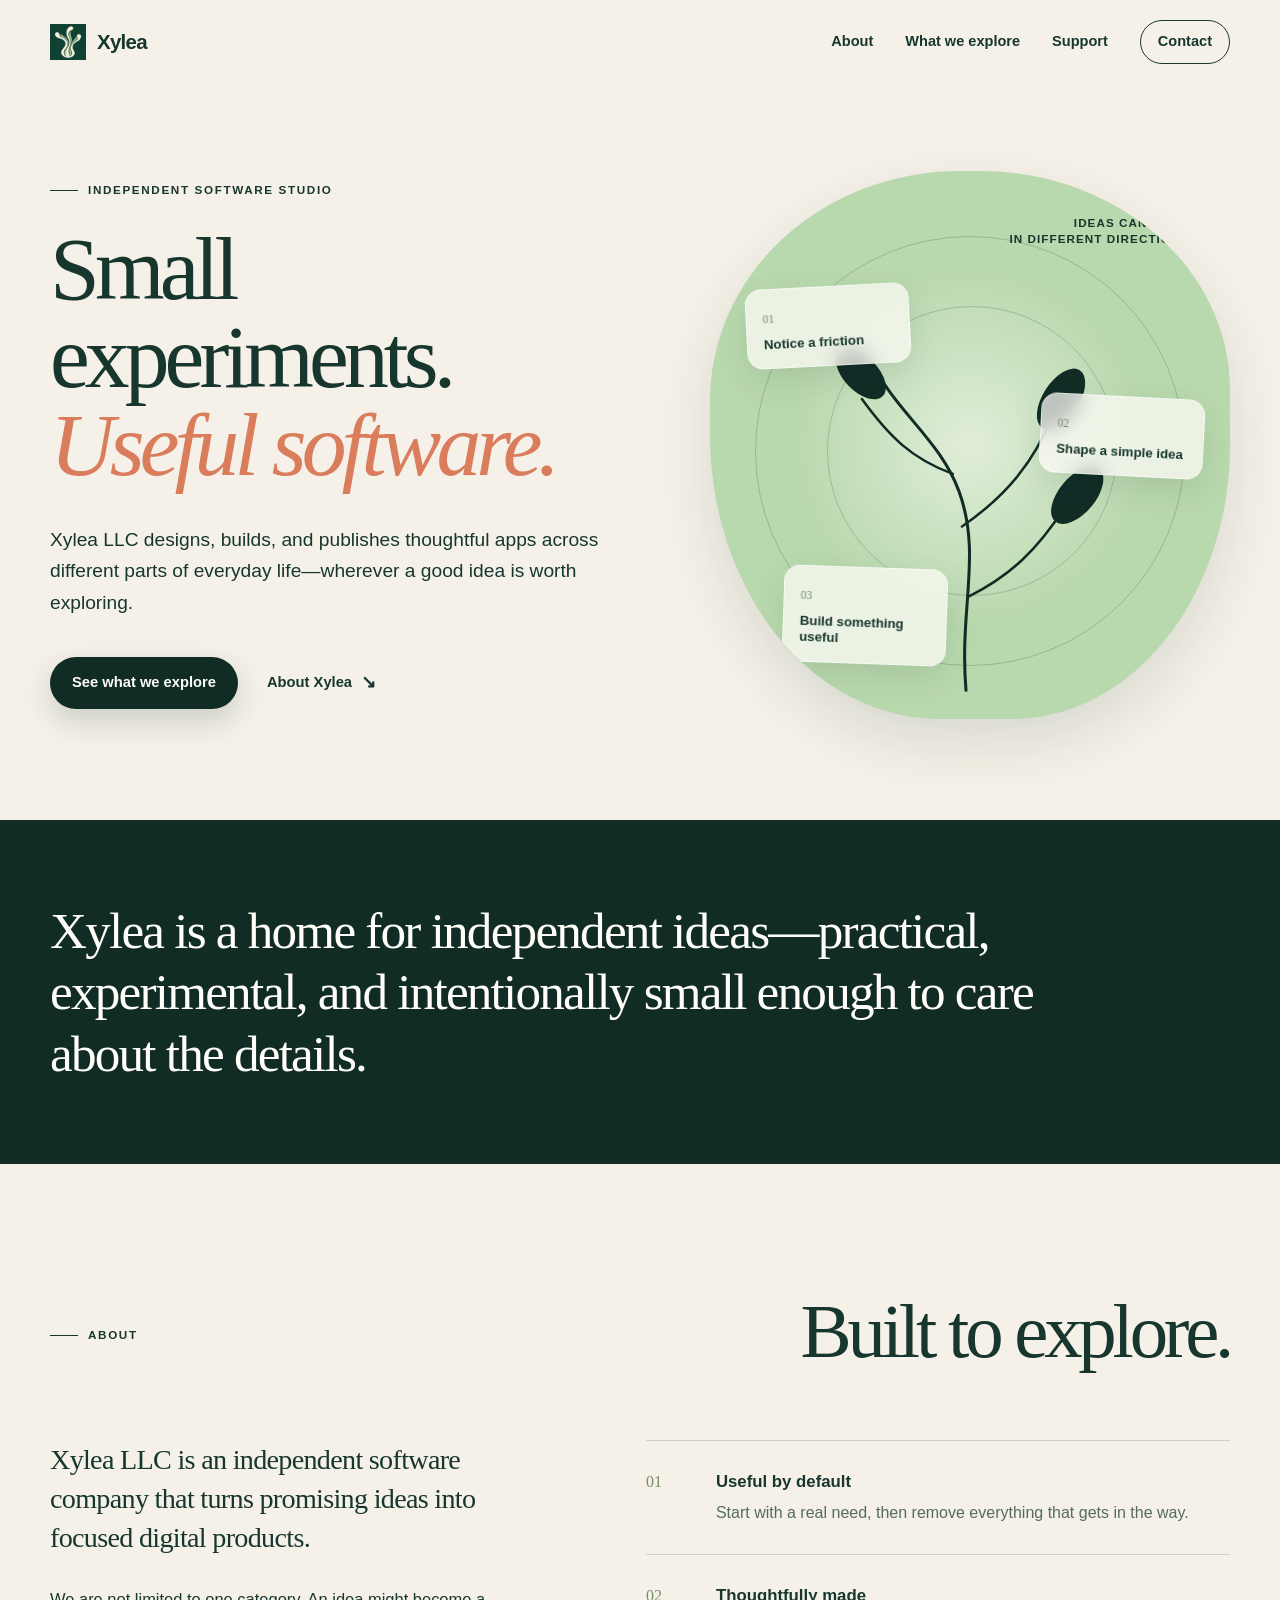
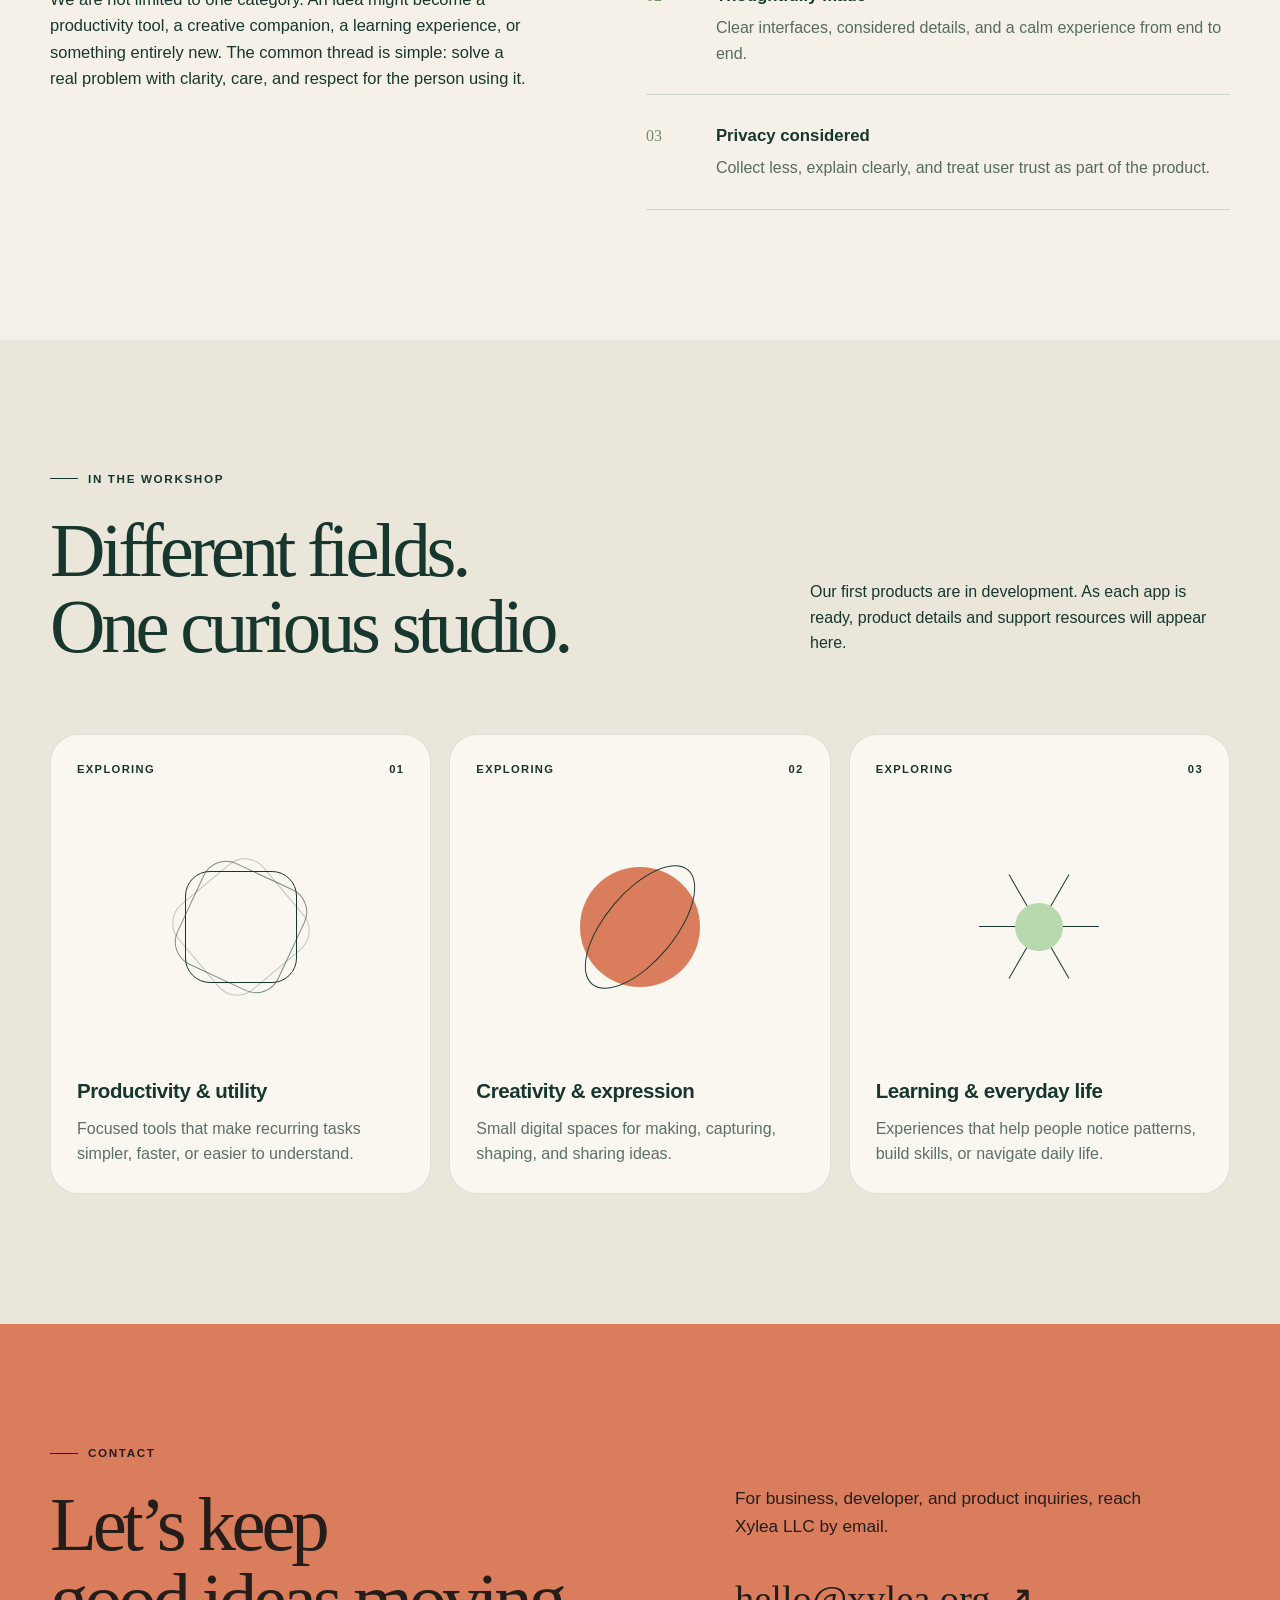
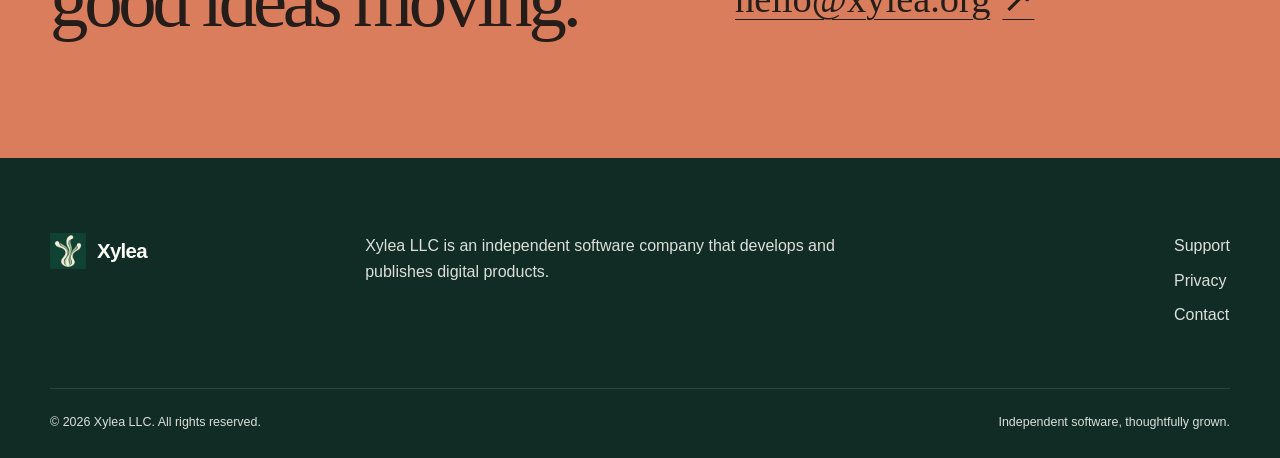
<file: index.html>
<!doctype html>
<html lang="en">
<head>
  <meta charset="utf-8">
  <meta name="viewport" content="width=device-width, initial-scale=1">
  <title>Xylea — Independent software studio</title>
  <meta name="description" content="Xylea LLC is an independent software studio creating thoughtful apps across productivity, creativity, learning, and everyday life.">
  <meta name="theme-color" content="#102c25">
  <meta property="og:type" content="website">
  <meta property="og:title" content="Xylea — Independent software studio">
  <meta property="og:description" content="Small experiments. Useful software.">
  <meta property="og:url" content="https://xylea.org/">
  <meta property="og:image" content="https://xylea.org/assets/og-image.svg">
  <link rel="canonical" href="https://xylea.org/">
  <link rel="icon" href="assets/favicon.svg" type="image/svg+xml">
  <link rel="stylesheet" href="assets/site.css">
  <script src="assets/site.js" defer></script>
</head>
<body>
  <a class="skip-link" href="#main">Skip to content</a>

  <header class="site-header" data-header>
    <div class="shell header-inner">
      <a class="brand" href="index.html" aria-label="Xylea home">
        <img src="assets/logo-mark.png" alt="" width="36" height="36">
        <span>Xylea</span>
      </a>

      <button class="nav-toggle" type="button" aria-expanded="false" aria-controls="site-nav" data-nav-toggle>
        <span class="sr-only">Open navigation</span>
        <span></span><span></span>
      </button>

      <nav class="site-nav" id="site-nav" aria-label="Primary navigation" data-nav>
        <a href="#about">About</a>
        <a href="#work">What we explore</a>
        <a href="support.html">Support</a>
        <a class="nav-contact" href="mailto:hello@xylea.org">Contact</a>
      </nav>
    </div>
  </header>

  <main id="main">
    <section class="hero shell">
      <div class="hero-copy" data-reveal>
        <p class="eyebrow"><span></span> Independent software studio</p>
        <h1>Small experiments.<br><em>Useful software.</em></h1>
        <p class="hero-intro">Xylea LLC designs, builds, and publishes thoughtful apps across different parts of everyday life—wherever a good idea is worth exploring.</p>
        <div class="hero-actions">
          <a class="button button-primary" href="#work">See what we explore</a>
          <a class="button button-text" href="#about">About Xylea <span aria-hidden="true">↘</span></a>
        </div>
      </div>

      <div class="hero-visual" aria-hidden="true" data-reveal>
        <div class="orbit orbit-one"></div>
        <div class="orbit orbit-two"></div>
        <div class="seed-card seed-card-one">
          <span class="seed-icon">01</span>
          <p>Notice a friction</p>
        </div>
        <div class="seed-card seed-card-two">
          <span class="seed-icon">02</span>
          <p>Shape a simple idea</p>
        </div>
        <div class="seed-card seed-card-three">
          <span class="seed-icon">03</span>
          <p>Build something useful</p>
        </div>
        <svg class="growth-mark" viewBox="0 0 360 420" role="presentation">
          <path class="growth-stem" d="M181 387C174 306 197 253 174 190C155 139 112 112 88 63" />
          <path class="growth-stem growth-branch" d="M177 225C222 194 249 160 267 114" />
          <path class="growth-stem growth-branch" d="M168 173C127 158 105 136 78 99" />
          <path class="growth-stem growth-branch" d="M184 294C226 273 252 247 278 207" />
          <ellipse class="growth-leaf" cx="77" cy="74" rx="31" ry="17" transform="rotate(46 77 74)" />
          <ellipse class="growth-leaf" cx="275" cy="99" rx="34" ry="18" transform="rotate(-57 275 99)" />
          <ellipse class="growth-leaf" cx="291" cy="194" rx="34" ry="18" transform="rotate(-50 291 194)" />
        </svg>
        <div class="hero-note">Ideas can grow<br>in different directions.</div>
      </div>
    </section>

    <section class="statement" aria-label="Company statement">
      <div class="shell statement-inner" data-reveal>
        <p>Xylea is a home for independent ideas—practical, experimental, and intentionally small enough to care about the details.</p>
      </div>
    </section>

    <section class="section shell" id="about">
      <div class="section-heading" data-reveal>
        <p class="eyebrow"><span></span> About</p>
        <h2>Built to explore.</h2>
      </div>
      <div class="about-grid">
        <div class="about-copy" data-reveal>
          <p class="lead">Xylea LLC is an independent software company that turns promising ideas into focused digital products.</p>
          <p>We are not limited to one category. An idea might become a productivity tool, a creative companion, a learning experience, or something entirely new. The common thread is simple: solve a real problem with clarity, care, and respect for the person using it.</p>
        </div>
        <div class="principles" data-reveal>
          <article class="principle">
            <span>01</span>
            <div>
              <h3>Useful by default</h3>
              <p>Start with a real need, then remove everything that gets in the way.</p>
            </div>
          </article>
          <article class="principle">
            <span>02</span>
            <div>
              <h3>Thoughtfully made</h3>
              <p>Clear interfaces, considered details, and a calm experience from end to end.</p>
            </div>
          </article>
          <article class="principle">
            <span>03</span>
            <div>
              <h3>Privacy considered</h3>
              <p>Collect less, explain clearly, and treat user trust as part of the product.</p>
            </div>
          </article>
        </div>
      </div>
    </section>

    <section class="section work-section" id="work">
      <div class="shell">
        <div class="section-heading work-heading" data-reveal>
          <div>
            <p class="eyebrow"><span></span> In the workshop</p>
            <h2>Different fields.<br>One curious studio.</h2>
          </div>
          <p>Our first products are in development. As each app is ready, product details and support resources will appear here.</p>
        </div>

        <div class="explore-grid">
          <article class="explore-card" data-reveal>
            <div class="card-topline"><span>Exploring</span><span>01</span></div>
            <div class="card-symbol symbol-utility" aria-hidden="true"><span></span><span></span><span></span></div>
            <div>
              <h3>Productivity &amp; utility</h3>
              <p>Focused tools that make recurring tasks simpler, faster, or easier to understand.</p>
            </div>
          </article>

          <article class="explore-card" data-reveal>
            <div class="card-topline"><span>Exploring</span><span>02</span></div>
            <div class="card-symbol symbol-creative" aria-hidden="true"><span></span><span></span></div>
            <div>
              <h3>Creativity &amp; expression</h3>
              <p>Small digital spaces for making, capturing, shaping, and sharing ideas.</p>
            </div>
          </article>

          <article class="explore-card" data-reveal>
            <div class="card-topline"><span>Exploring</span><span>03</span></div>
            <div class="card-symbol symbol-learning" aria-hidden="true"><span></span><span></span><span></span></div>
            <div>
              <h3>Learning &amp; everyday life</h3>
              <p>Experiences that help people notice patterns, build skills, or navigate daily life.</p>
            </div>
          </article>
        </div>
      </div>
    </section>

    <section class="contact-section">
      <div class="shell contact-grid" data-reveal>
        <div>
          <p class="eyebrow light"><span></span> Contact</p>
          <h2>Let’s keep<br>good ideas moving.</h2>
        </div>
        <div class="contact-copy">
          <p>For business, developer, and product inquiries, reach Xylea LLC by email.</p>
          <a class="email-link" href="mailto:hello@xylea.org">hello@xylea.org <span aria-hidden="true">↗</span></a>
        </div>
      </div>
    </section>
  </main>

  <footer class="site-footer">
    <div class="shell footer-main">
      <a class="brand footer-brand" href="index.html" aria-label="Xylea home">
        <img src="assets/logo-mark.png" alt="" width="32" height="32">
        <span>Xylea</span>
      </a>
      <p>Xylea LLC is an independent software company that develops and publishes digital products.</p>
      <nav aria-label="Footer navigation">
        <a href="support.html">Support</a>
        <a href="privacy.html">Privacy</a>
        <a href="mailto:hello@xylea.org">Contact</a>
      </nav>
    </div>
    <div class="shell footer-legal">
      <p>© <span data-year>2026</span> Xylea LLC. All rights reserved.</p>
      <p>Independent software, thoughtfully grown.</p>
    </div>
  </footer>
</body>
</html>
</file>
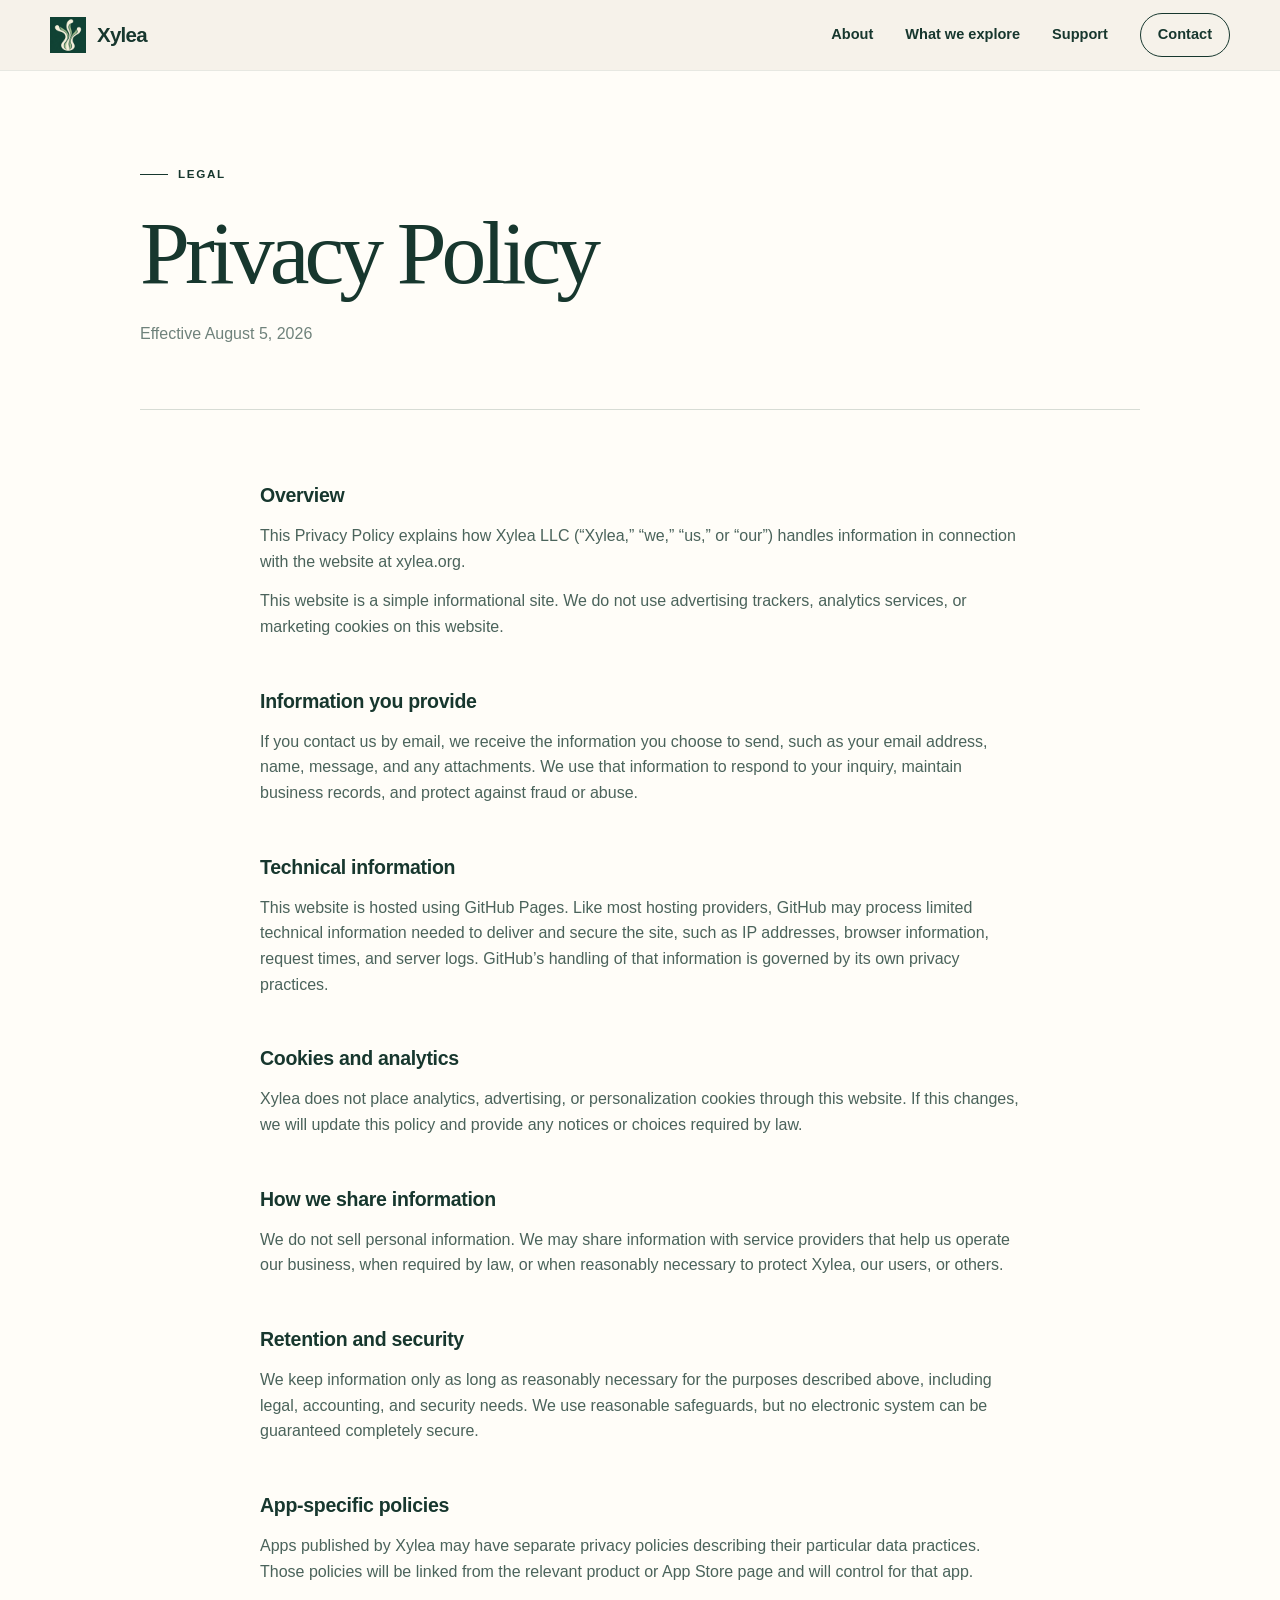
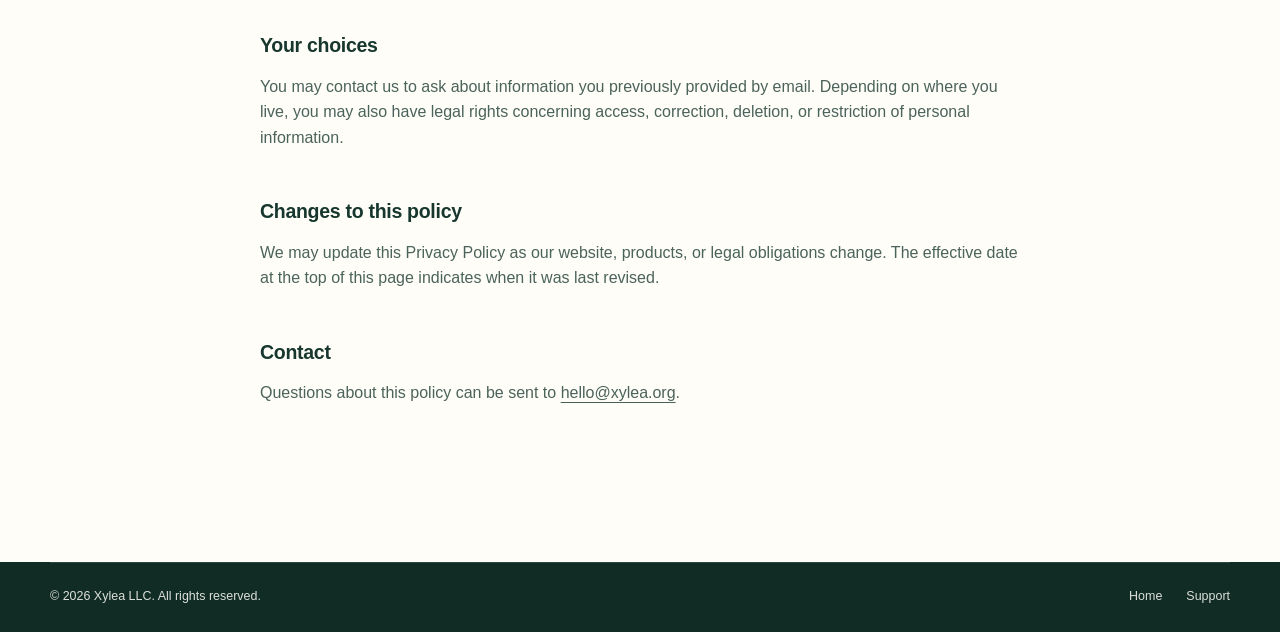
<file: privacy.html>
<!doctype html>
<html lang="en">
<head>
  <meta charset="utf-8">
  <meta name="viewport" content="width=device-width, initial-scale=1">
  <title>Privacy Policy — Xylea</title>
  <meta name="description" content="Privacy policy for the Xylea LLC website.">
  <meta name="theme-color" content="#102c25">
  <link rel="canonical" href="https://xylea.org/privacy.html">
  <link rel="icon" href="assets/favicon.svg" type="image/svg+xml">
  <link rel="stylesheet" href="assets/site.css">
  <script src="assets/site.js" defer></script>
</head>
<body class="legal-page">
  <a class="skip-link" href="#main">Skip to content</a>
  <header class="site-header solid" data-header>
    <div class="shell header-inner">
      <a class="brand" href="index.html" aria-label="Xylea home">
        <img src="assets/logo-mark.png" alt="" width="36" height="36">
        <span>Xylea</span>
      </a>
      <button class="nav-toggle" type="button" aria-expanded="false" aria-controls="site-nav" data-nav-toggle>
        <span class="sr-only">Open navigation</span><span></span><span></span>
      </button>
      <nav class="site-nav" id="site-nav" aria-label="Primary navigation" data-nav>
        <a href="index.html#about">About</a>
        <a href="index.html#work">What we explore</a>
        <a href="support.html">Support</a>
        <a class="nav-contact" href="mailto:hello@xylea.org">Contact</a>
      </nav>
    </div>
  </header>

  <main id="main" class="legal-main shell">
    <header class="legal-hero" data-reveal>
      <p class="eyebrow"><span></span> Legal</p>
      <h1>Privacy Policy</h1>
      <p>Effective August 5, 2026</p>
    </header>

    <article class="legal-content" data-reveal>
      <section>
        <h2>Overview</h2>
        <p>This Privacy Policy explains how Xylea LLC (“Xylea,” “we,” “us,” or “our”) handles information in connection with the website at xylea.org.</p>
        <p>This website is a simple informational site. We do not use advertising trackers, analytics services, or marketing cookies on this website.</p>
      </section>

      <section>
        <h2>Information you provide</h2>
        <p>If you contact us by email, we receive the information you choose to send, such as your email address, name, message, and any attachments. We use that information to respond to your inquiry, maintain business records, and protect against fraud or abuse.</p>
      </section>

      <section>
        <h2>Technical information</h2>
        <p>This website is hosted using GitHub Pages. Like most hosting providers, GitHub may process limited technical information needed to deliver and secure the site, such as IP addresses, browser information, request times, and server logs. GitHub’s handling of that information is governed by its own privacy practices.</p>
      </section>

      <section>
        <h2>Cookies and analytics</h2>
        <p>Xylea does not place analytics, advertising, or personalization cookies through this website. If this changes, we will update this policy and provide any notices or choices required by law.</p>
      </section>

      <section>
        <h2>How we share information</h2>
        <p>We do not sell personal information. We may share information with service providers that help us operate our business, when required by law, or when reasonably necessary to protect Xylea, our users, or others.</p>
      </section>

      <section>
        <h2>Retention and security</h2>
        <p>We keep information only as long as reasonably necessary for the purposes described above, including legal, accounting, and security needs. We use reasonable safeguards, but no electronic system can be guaranteed completely secure.</p>
      </section>

      <section>
        <h2>App-specific policies</h2>
        <p>Apps published by Xylea may have separate privacy policies describing their particular data practices. Those policies will be linked from the relevant product or App Store page and will control for that app.</p>
      </section>

      <section>
        <h2>Your choices</h2>
        <p>You may contact us to ask about information you previously provided by email. Depending on where you live, you may also have legal rights concerning access, correction, deletion, or restriction of personal information.</p>
      </section>

      <section>
        <h2>Changes to this policy</h2>
        <p>We may update this Privacy Policy as our website, products, or legal obligations change. The effective date at the top of this page indicates when it was last revised.</p>
      </section>

      <section>
        <h2>Contact</h2>
        <p>Questions about this policy can be sent to <a href="mailto:hello@xylea.org">hello@xylea.org</a>.</p>
      </section>
    </article>
  </main>

  <footer class="site-footer compact-footer">
    <div class="shell footer-legal">
      <p>© <span data-year>2026</span> Xylea LLC. All rights reserved.</p>
      <nav aria-label="Footer navigation"><a href="index.html">Home</a><a href="support.html">Support</a></nav>
    </div>
  </footer>
</body>
</html>
</file>
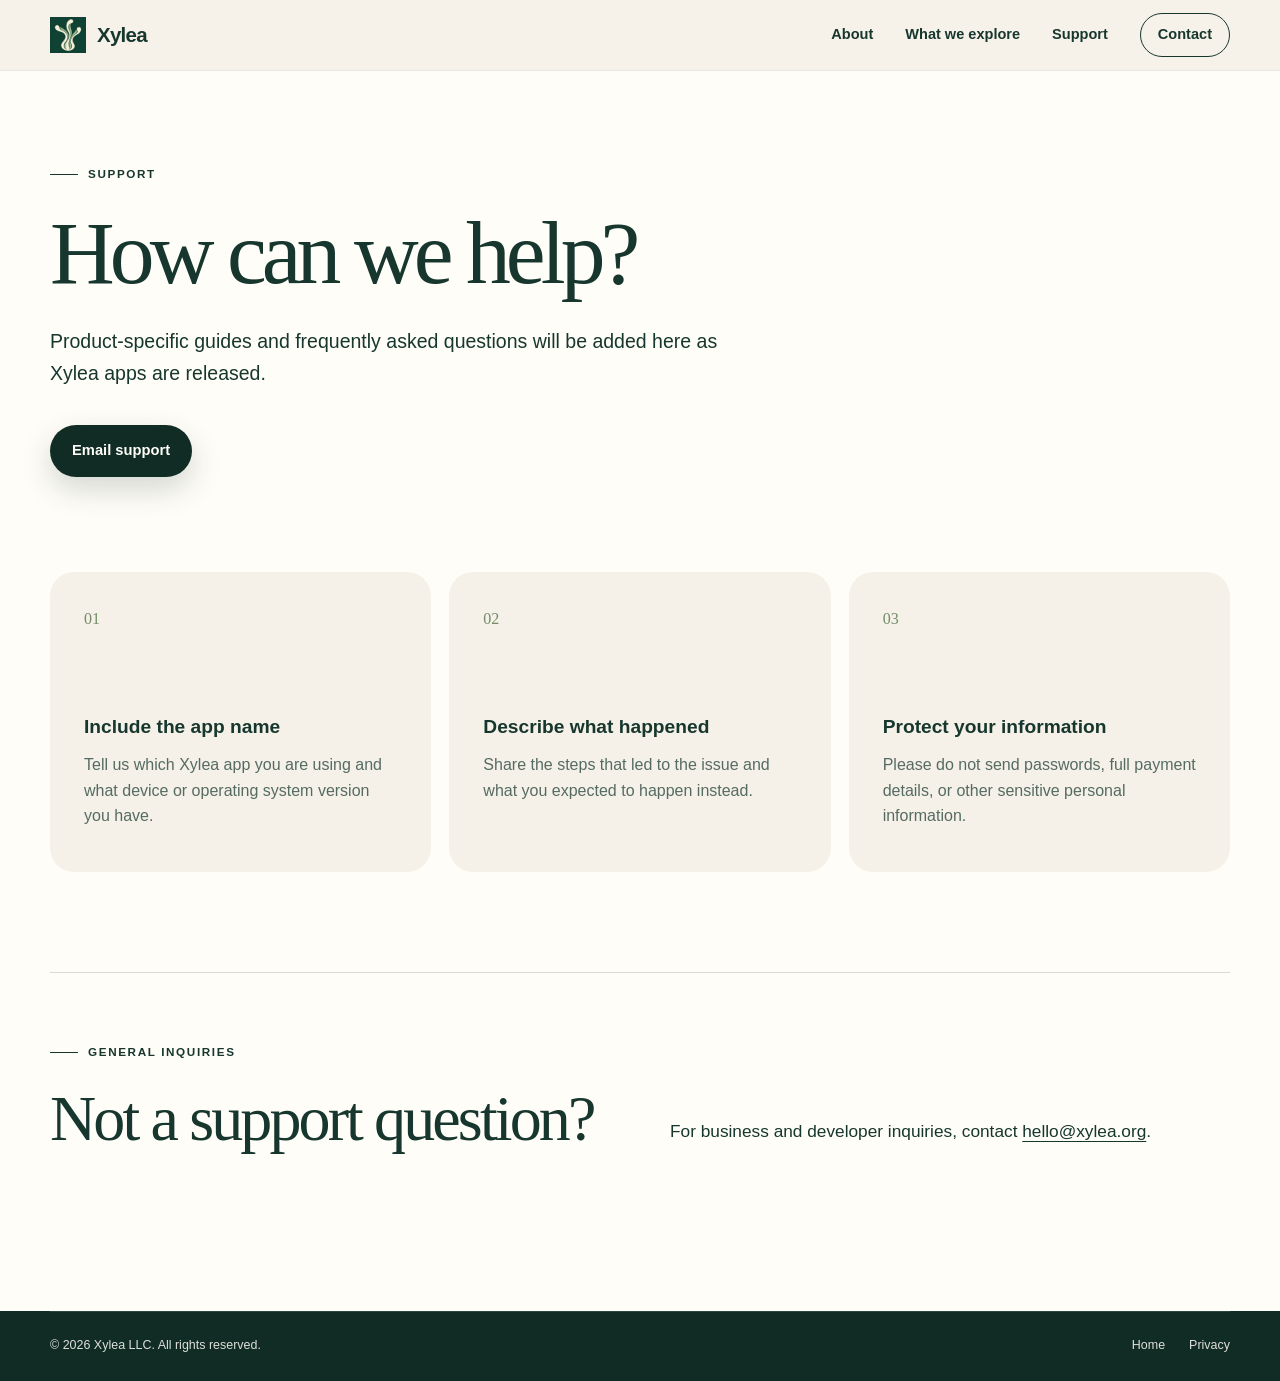
<file: support.html>
<!doctype html>
<html lang="en">
<head>
  <meta charset="utf-8">
  <meta name="viewport" content="width=device-width, initial-scale=1">
  <title>Support — Xylea</title>
  <meta name="description" content="Product support and contact information for apps published by Xylea LLC.">
  <meta name="theme-color" content="#102c25">
  <link rel="canonical" href="https://xylea.org/support.html">
  <link rel="icon" href="assets/favicon.svg" type="image/svg+xml">
  <link rel="stylesheet" href="assets/site.css">
  <script src="assets/site.js" defer></script>
</head>
<body class="support-page">
  <a class="skip-link" href="#main">Skip to content</a>
  <header class="site-header solid" data-header>
    <div class="shell header-inner">
      <a class="brand" href="index.html" aria-label="Xylea home">
        <img src="assets/logo-mark.png" alt="" width="36" height="36">
        <span>Xylea</span>
      </a>
      <button class="nav-toggle" type="button" aria-expanded="false" aria-controls="site-nav" data-nav-toggle>
        <span class="sr-only">Open navigation</span><span></span><span></span>
      </button>
      <nav class="site-nav" id="site-nav" aria-label="Primary navigation" data-nav>
        <a href="index.html#about">About</a>
        <a href="index.html#work">What we explore</a>
        <a aria-current="page" href="support.html">Support</a>
        <a class="nav-contact" href="mailto:hello@xylea.org">Contact</a>
      </nav>
    </div>
  </header>

  <main id="main" class="support-main">
    <section class="support-hero shell" data-reveal>
      <p class="eyebrow"><span></span> Support</p>
      <h1>How can we help?</h1>
      <p>Product-specific guides and frequently asked questions will be added here as Xylea apps are released.</p>
      <a class="button button-primary" href="mailto:hello@xylea.org?subject=Xylea%20Support%20Request">Email support</a>
    </section>

    <section class="shell support-grid" data-reveal>
      <article>
        <span>01</span>
        <h2>Include the app name</h2>
        <p>Tell us which Xylea app you are using and what device or operating system version you have.</p>
      </article>
      <article>
        <span>02</span>
        <h2>Describe what happened</h2>
        <p>Share the steps that led to the issue and what you expected to happen instead.</p>
      </article>
      <article>
        <span>03</span>
        <h2>Protect your information</h2>
        <p>Please do not send passwords, full payment details, or other sensitive personal information.</p>
      </article>
    </section>

    <section class="shell support-contact" data-reveal>
      <div>
        <p class="eyebrow"><span></span> General inquiries</p>
        <h2>Not a support question?</h2>
      </div>
      <p>For business and developer inquiries, contact <a href="mailto:hello@xylea.org">hello@xylea.org</a>.</p>
    </section>
  </main>

  <footer class="site-footer compact-footer">
    <div class="shell footer-legal">
      <p>© <span data-year>2026</span> Xylea LLC. All rights reserved.</p>
      <nav aria-label="Footer navigation"><a href="index.html">Home</a><a href="privacy.html">Privacy</a></nav>
    </div>
  </footer>
</body>
</html>
</file>
<file: assets/site.css>
:root {
  --ink: #17372e;
  --deep: #102c25;
  --deep-2: #0a211b;
  --paper: #f5f1e8;
  --paper-2: #ebe6da;
  --leaf: #b8d8ad;
  --leaf-bright: #d4edc9;
  --moss: #738c67;
  --clay: #d97d5d;
  --white: #fffdf8;
  --line: rgba(23, 55, 46, 0.17);
  --shadow: 0 24px 60px rgba(16, 44, 37, 0.12);
  --radius: 28px;
  --shell: min(1180px, calc(100vw - 48px));
}

* { box-sizing: border-box; }
html { scroll-behavior: smooth; }
body {
  margin: 0;
  color: var(--ink);
  background: var(--paper);
  font-family: Inter, ui-sans-serif, -apple-system, BlinkMacSystemFont, "Segoe UI", sans-serif;
  font-size: 16px;
  line-height: 1.6;
  -webkit-font-smoothing: antialiased;
}
body.nav-open { overflow: hidden; }
a { color: inherit; }
img, svg { display: block; max-width: 100%; }
button, input, textarea { font: inherit; }
.shell { width: var(--shell); margin-inline: auto; }
.sr-only {
  position: absolute; width: 1px; height: 1px; padding: 0; margin: -1px;
  overflow: hidden; clip: rect(0, 0, 0, 0); white-space: nowrap; border: 0;
}
.skip-link {
  position: fixed; z-index: 999; left: 16px; top: 12px; transform: translateY(-160%);
  background: var(--white); padding: 10px 16px; border-radius: 999px; text-decoration: none;
}
.skip-link:focus { transform: translateY(0); }

.site-header {
  position: fixed; inset: 0 0 auto; z-index: 100; height: 84px;
  display: flex; align-items: center; transition: background .25s ease, box-shadow .25s ease, height .25s ease;
}
.site-header.is-scrolled, .site-header.solid {
  height: 70px; background: rgba(245, 241, 232, .9); backdrop-filter: blur(18px);
  box-shadow: 0 1px 0 rgba(23,55,46,.1);
}
.header-inner { display: flex; align-items: center; justify-content: space-between; }
.brand {
  display: inline-flex; align-items: center; gap: 11px; text-decoration: none;
  font-weight: 720; letter-spacing: -.035em; font-size: 1.28rem;
}
.brand img { width: 36px; height: 36px; }
.site-nav { display: flex; align-items: center; gap: 32px; font-size: .91rem; font-weight: 620; }
.site-nav a { text-decoration: none; position: relative; }
.site-nav a:not(.nav-contact)::after {
  content: ""; position: absolute; left: 0; right: 100%; bottom: -5px; height: 1px;
  background: currentColor; transition: right .2s ease;
}
.site-nav a:hover::after, .site-nav a:focus-visible::after { right: 0; }
.nav-contact { border: 1px solid var(--ink); border-radius: 999px; padding: 9px 17px; transition: .2s ease; }
.nav-contact:hover { background: var(--ink); color: var(--white); }
.nav-toggle { display: none; border: 0; background: none; width: 44px; height: 44px; padding: 12px; }
.nav-toggle span:not(.sr-only) { display: block; height: 1.5px; background: var(--ink); margin: 6px 0; transition: .2s ease; }

.hero {
  min-height: 820px; padding: 170px 0 100px; display: grid; grid-template-columns: 1.03fr .97fr;
  align-items: center; gap: 42px;
}
.eyebrow {
  margin: 0 0 25px; display: flex; align-items: center; gap: 10px;
  text-transform: uppercase; letter-spacing: .14em; font-size: .73rem; font-weight: 760;
}
.eyebrow > span { display: block; width: 28px; height: 1px; background: currentColor; }
.hero h1, .section-heading h2, .contact-section h2, .legal-hero h1, .support-hero h1, .not-found h1 {
  margin: 0; font-family: Georgia, "Times New Roman", serif; font-weight: 400;
  letter-spacing: -.055em; line-height: .98;
}
.hero h1 { max-width: 740px; font-size: clamp(4rem, 7vw, 6.9rem); }
.hero h1 em { color: var(--clay); font-weight: 400; }
.hero-intro { max-width: 630px; margin: 35px 0 0; font-size: clamp(1.08rem, 1.5vw, 1.3rem); line-height: 1.65; }
.hero-actions { display: flex; align-items: center; gap: 25px; margin-top: 38px; }
.button {
  display: inline-flex; align-items: center; justify-content: center; gap: 9px;
  min-height: 52px; padding: 0 22px; border-radius: 999px; text-decoration: none; font-weight: 700;
  font-size: .92rem; transition: transform .2s ease, background .2s ease, color .2s ease;
}
.button:hover { transform: translateY(-2px); }
.button-primary { background: var(--deep); color: var(--white); box-shadow: 0 12px 30px rgba(16,44,37,.18); }
.button-primary:hover { background: var(--deep-2); }
.button-text { padding-inline: 4px; min-height: auto; border-radius: 0; }
.button-text span { font-size: 1.1rem; }

.hero-visual {
  position: relative; width: min(100%, 520px); aspect-ratio: .95; margin-left: auto;
  border-radius: 48% 48% 42% 44% / 42% 40% 50% 52%; background: var(--leaf);
  overflow: hidden; isolation: isolate; box-shadow: var(--shadow);
}
.hero-visual::before {
  content: ""; position: absolute; inset: 14%; border-radius: 50%; z-index: -1;
  background: radial-gradient(circle, rgba(255,253,248,.58), rgba(255,253,248,0) 66%);
}
.orbit { position: absolute; border: 1px solid rgba(23,55,46,.21); border-radius: 50%; }
.orbit-one { width: 430px; height: 430px; left: 45px; top: 65px; }
.orbit-two { width: 290px; height: 290px; left: 117px; top: 135px; }
.growth-mark { position: absolute; width: 70%; left: 14%; bottom: -1%; }
.growth-stem { fill: none; stroke: var(--deep); stroke-width: 3; stroke-linecap: round; }
.growth-branch { stroke-width: 2.5; }
.growth-leaf { fill: var(--deep); }
.seed-card {
  position: absolute; z-index: 4; width: 164px; padding: 15px 16px; border: 1px solid rgba(255,255,255,.52);
  border-radius: 16px; background: rgba(255,253,248,.72); backdrop-filter: blur(10px); box-shadow: 0 12px 32px rgba(16,44,37,.1);
}
.seed-card p { margin: 6px 0 0; font-size: .83rem; line-height: 1.25; font-weight: 670; }
.seed-icon { font-family: Georgia, serif; font-size: .72rem; color: var(--moss); }
.seed-card-one { left: 7%; top: 21%; transform: rotate(-3deg); }
.seed-card-two { right: 5%; top: 41%; transform: rotate(3deg); }
.seed-card-three { left: 14%; bottom: 10%; transform: rotate(2deg); }
.hero-note {
  position: absolute; right: 7%; top: 8%; text-align: right; font-size: .73rem;
  font-weight: 700; line-height: 1.35; text-transform: uppercase; letter-spacing: .09em;
}

.statement { background: var(--deep); color: var(--white); }
.statement-inner { padding: 80px 0; }
.statement p {
  margin: 0; max-width: 1020px; font-family: Georgia, serif; font-size: clamp(2rem, 4vw, 4rem);
  line-height: 1.2; letter-spacing: -.035em;
}

.section { padding-block: 130px; }
.section-heading { display: flex; align-items: flex-end; justify-content: space-between; gap: 40px; margin-bottom: 70px; }
.section-heading h2, .contact-section h2 { font-size: clamp(3rem, 6vw, 5.4rem); }
.about-grid { display: grid; grid-template-columns: .9fr 1.1fr; gap: 10%; }
.about-copy .lead { margin-top: 0; font-size: clamp(1.45rem, 2.2vw, 2.05rem); font-family: Georgia, serif; line-height: 1.4; letter-spacing: -.025em; }
.about-copy p:last-child { margin-top: 28px; max-width: 590px; font-size: 1.03rem; }
.principles { border-top: 1px solid var(--line); }
.principle { display: grid; grid-template-columns: 48px 1fr; gap: 22px; padding: 28px 0; border-bottom: 1px solid var(--line); }
.principle > span { font-family: Georgia, serif; color: var(--moss); }
.principle h3 { margin: 0 0 5px; font-size: 1.05rem; }
.principle p { margin: 0; color: rgba(23,55,46,.72); }

.work-section { background: var(--paper-2); }
.work-heading { align-items: end; }
.work-heading > p { max-width: 420px; margin: 0 0 8px; }
.explore-grid { display: grid; grid-template-columns: repeat(3, 1fr); gap: 18px; }
.explore-card {
  min-height: 460px; padding: 26px; display: flex; flex-direction: column; justify-content: space-between;
  border: 1px solid rgba(23,55,46,.12); border-radius: var(--radius); background: rgba(255,253,248,.72);
  transition: transform .25s ease, box-shadow .25s ease, background .25s ease;
}
.explore-card:hover { transform: translateY(-7px); background: var(--white); box-shadow: var(--shadow); }
.card-topline { display: flex; justify-content: space-between; font-size: .7rem; text-transform: uppercase; letter-spacing: .12em; font-weight: 750; }
.explore-card h3 { margin: 0 0 8px; font-size: 1.28rem; letter-spacing: -.02em; }
.explore-card p { margin: 0; color: rgba(23,55,46,.7); }
.card-symbol { height: 170px; display: grid; place-items: center; position: relative; }
.symbol-utility span { position: absolute; width: 112px; height: 112px; border: 1.5px solid var(--ink); border-radius: 25px; }
.symbol-utility span:nth-child(2) { transform: rotate(25deg); opacity: .55; }
.symbol-utility span:nth-child(3) { transform: rotate(50deg); opacity: .25; }
.symbol-creative span:first-child { width: 120px; height: 120px; border-radius: 50%; background: var(--clay); }
.symbol-creative span:last-child { position: absolute; width: 70px; height: 150px; border-radius: 50%; border: 1.5px solid var(--ink); transform: rotate(40deg); }
.symbol-learning span { position: absolute; width: 120px; height: 1px; background: var(--ink); transform-origin: center; }
.symbol-learning span:first-child { transform: rotate(0deg); }
.symbol-learning span:nth-child(2) { transform: rotate(60deg); }
.symbol-learning span:nth-child(3) { transform: rotate(120deg); }
.symbol-learning::after { content: ""; width: 48px; height: 48px; border-radius: 50%; background: var(--leaf); z-index: 2; }

.contact-section { padding: 120px 0; background: var(--clay); color: #251d19; }
.contact-grid { display: grid; grid-template-columns: 1.1fr .9fr; align-items: end; gap: 80px; }
.contact-copy { padding-bottom: 8px; }
.contact-copy p { max-width: 440px; margin: 0 0 28px; font-size: 1.08rem; }
.email-link { display: inline-flex; gap: 12px; align-items: center; font-family: Georgia, serif; font-size: clamp(1.6rem, 3vw, 2.5rem); text-decoration-thickness: 1px; text-underline-offset: 7px; }

.site-footer { background: var(--deep); color: rgba(255,253,248,.86); }
.footer-main { padding: 75px 0 60px; display: grid; grid-template-columns: .65fr 1.35fr .7fr; gap: 60px; align-items: start; }
.footer-brand { color: var(--white); }
.footer-main > p { margin: 0; max-width: 500px; }
.footer-main nav { display: grid; gap: 9px; justify-content: end; }
.footer-main nav a, .footer-legal nav a { text-decoration: none; }
.footer-main nav a:hover, .footer-legal nav a:hover { text-decoration: underline; text-underline-offset: 4px; }
.footer-legal { min-height: 70px; padding: 20px 0; display: flex; justify-content: space-between; gap: 25px; align-items: center; border-top: 1px solid rgba(255,255,255,.12); font-size: .78rem; }
.footer-legal p { margin: 0; }
.footer-legal nav { display: flex; gap: 24px; }
.compact-footer { margin-top: 90px; }

.legal-page, .support-page { background: var(--white); }
.legal-main { padding-top: 165px; max-width: 1000px; }
.legal-hero { padding-bottom: 62px; border-bottom: 1px solid var(--line); }
.legal-hero h1, .support-hero h1 { font-size: clamp(3.6rem, 7vw, 6.5rem); }
.legal-hero > p:last-child { color: rgba(23,55,46,.62); margin: 25px 0 0; }
.legal-content { max-width: 760px; margin: 0 auto; padding: 70px 0 20px; }
.legal-content section { margin-bottom: 46px; }
.legal-content h2 { margin: 0 0 12px; font-size: 1.22rem; letter-spacing: -.015em; }
.legal-content p { margin: 0 0 14px; color: rgba(23,55,46,.78); }
.legal-content a, .support-contact a { text-underline-offset: 4px; }

.support-main { padding-top: 165px; }
.support-hero { padding-bottom: 95px; }
.support-hero > p:not(.eyebrow) { max-width: 680px; margin: 30px 0 36px; font-size: 1.22rem; }
.support-grid { display: grid; grid-template-columns: repeat(3, 1fr); gap: 18px; }
.support-grid article { padding: 34px; min-height: 300px; background: var(--paper); border-radius: 24px; }
.support-grid article > span { display: block; margin-bottom: 80px; font-family: Georgia, serif; color: var(--moss); }
.support-grid h2 { font-size: 1.2rem; margin: 0 0 10px; }
.support-grid p { margin: 0; color: rgba(23,55,46,.72); }
.support-contact { margin-top: 100px; padding: 70px 0; border-top: 1px solid var(--line); display: grid; grid-template-columns: 1fr 1fr; gap: 60px; align-items: end; }
.support-contact h2 { margin: 0; font-family: Georgia, serif; font-weight: 400; font-size: clamp(2.5rem, 5vw, 4.5rem); letter-spacing: -.045em; line-height: 1; }
.support-contact > p { margin: 0 0 5px; font-size: 1.08rem; }

.not-found-page { min-height: 100vh; background: var(--leaf); }
.not-found { min-height: 100vh; padding: 45px 0 80px; display: flex; flex-direction: column; justify-content: space-between; }
.not-found h1 { font-size: clamp(3.8rem, 8vw, 7.5rem); }
.not-found div > p:not(.eyebrow) { margin: 28px 0 35px; font-size: 1.1rem; }

[data-reveal] { opacity: 0; transform: translateY(22px); transition: opacity .75s ease, transform .75s cubic-bezier(.2,.7,.2,1); }
[data-reveal].is-visible { opacity: 1; transform: none; }

@media (max-width: 900px) {
  :root { --shell: min(100% - 32px, 720px); }
  .site-header { height: 72px; }
  .nav-toggle { display: block; position: relative; z-index: 2; cursor: pointer; }
  .nav-toggle[aria-expanded="true"] span:nth-child(2) { transform: translateY(3.8px) rotate(45deg); }
  .nav-toggle[aria-expanded="true"] span:nth-child(3) { transform: translateY(-3.8px) rotate(-45deg); }
  .site-nav {
    position: fixed; inset: 0; padding: 115px 24px 35px; background: var(--paper);
    flex-direction: column; align-items: flex-start; gap: 18px; font-size: 1.9rem;
    transform: translateY(-105%); transition: transform .35s cubic-bezier(.2,.7,.2,1);
  }
  .site-nav.is-open { transform: translateY(0); }
  .nav-contact { margin-top: 10px; font-size: 1rem; }
  .hero { min-height: auto; grid-template-columns: 1fr; padding: 140px 0 85px; gap: 70px; }
  .hero-copy { position: relative; z-index: 2; }
  .hero-visual { width: min(100%, 560px); margin: 0 auto; }
  .statement-inner { padding: 65px 0; }
  .section { padding-block: 95px; }
  .section-heading { display: block; margin-bottom: 50px; }
  .about-grid, .contact-grid, .footer-main, .support-contact { grid-template-columns: 1fr; gap: 55px; }
  .explore-grid, .support-grid { grid-template-columns: 1fr; }
  .explore-card { min-height: 390px; }
  .work-heading > p { margin-top: 28px; }
  .footer-main nav { justify-content: start; }
  .footer-main { gap: 30px; }
  .support-grid article { min-height: 250px; }
  .support-grid article > span { margin-bottom: 55px; }
}

@media (max-width: 560px) {
  :root { --shell: calc(100% - 30px); }
  .hero { padding-top: 125px; }
  .hero h1 { font-size: clamp(3.45rem, 17vw, 5.2rem); }
  .hero-actions { align-items: flex-start; flex-direction: column; gap: 18px; }
  .hero-visual { border-radius: 34px; aspect-ratio: .9; }
  .seed-card { width: 142px; padding: 12px; }
  .seed-card-two { right: 2%; }
  .seed-card-three { left: 5%; }
  .hero-note { display: none; }
  .section-heading h2, .contact-section h2 { font-size: 3.4rem; }
  .section { padding-block: 78px; }
  .statement-inner { padding: 55px 0; }
  .contact-section { padding: 80px 0; }
  .email-link { font-size: 1.45rem; }
  .footer-main { padding-top: 58px; }
  .footer-legal { align-items: flex-start; flex-direction: column; }
  .legal-main, .support-main { padding-top: 125px; }
  .legal-content { padding-top: 52px; }
  .support-hero { padding-bottom: 70px; }
}

@media (prefers-reduced-motion: reduce) {
  html { scroll-behavior: auto; }
  *, *::before, *::after { animation-duration: .01ms !important; transition-duration: .01ms !important; }
  [data-reveal] { opacity: 1; transform: none; }
}
</file>
